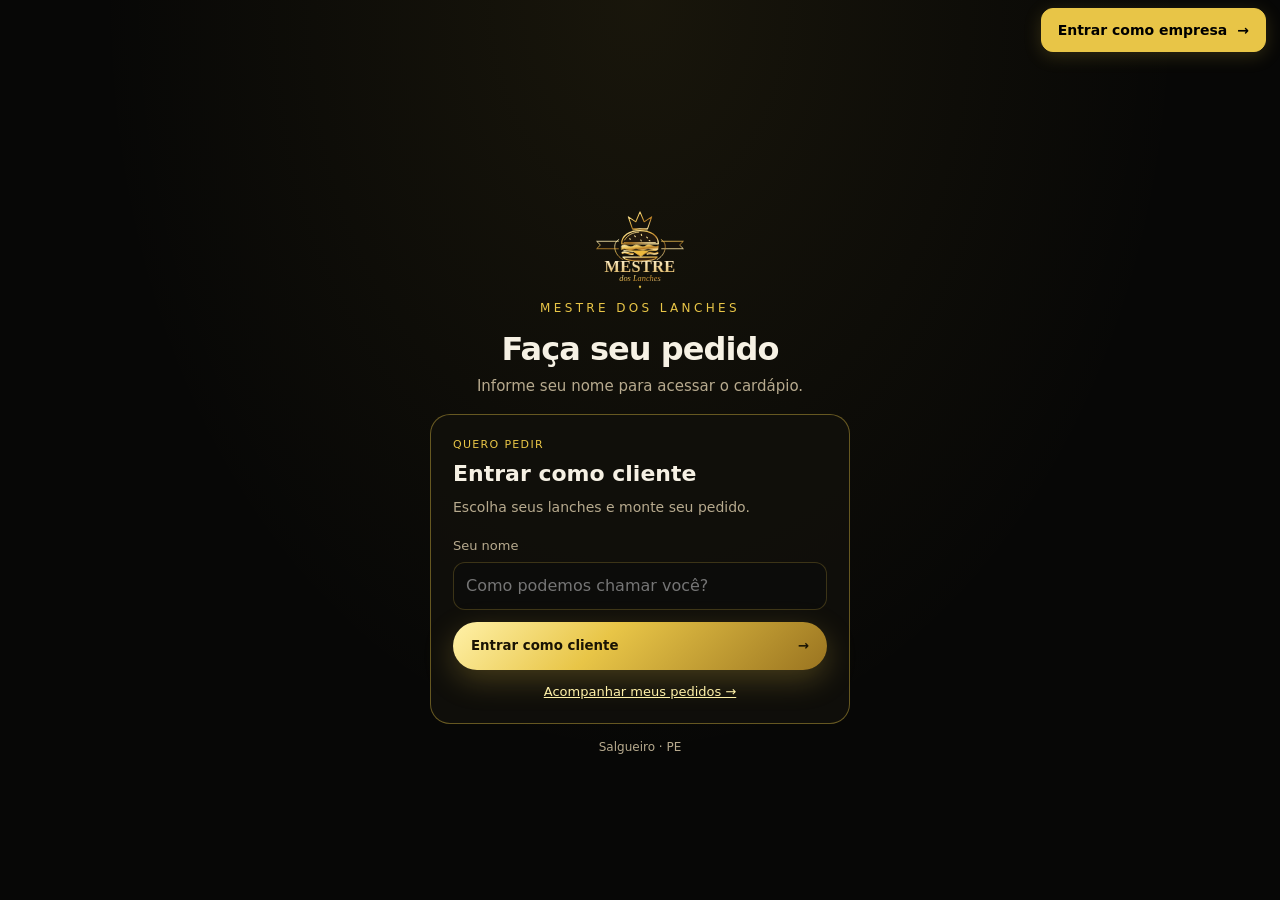
<file: index.html>
<!doctype html>
<html lang="pt-BR">
<head>
  <meta charset="UTF-8">
  <meta name="viewport" content="width=device-width, initial-scale=1, viewport-fit=cover">
  <meta name="description" content="Entre como cliente para fazer seu pedido ou como empresa para acessar o painel do Mestre dos Lanches.">
  <title>Bem-vindo · Mestre dos Lanches</title>
  <link rel="icon" href="assets/logo.svg">
  <link rel="stylesheet" href="css/styles.css">
  <link rel="stylesheet" href="css/responsivo.css">
  <link rel="stylesheet" href="css/entrada.css">
</head>
<body class="entry-page">
  <nav class="entry-company-access" aria-label="Acesso da empresa"><a href="painel.html">Entrar como empresa <span aria-hidden="true">&rarr;</span></a></nav>
  <main class="entry-shell">
    <header class="entry-heading">
      <a href="pedidos.html" aria-label="Ir para o cardápio"><img src="assets/logo.svg" width="160" height="140" alt="Mestre dos Lanches"></a>
      <p class="kicker">Mestre dos Lanches</p>
      <h1>Faça seu pedido</h1>
      <p>Informe seu nome para acessar o cardápio.</p>
    </header>
    <div class="entry-options">
      <section class="entry-card" id="cliente" aria-labelledby="client-title">
        <span class="entry-icon" aria-hidden="true"><svg viewBox="0 0 32 32" fill="none" stroke="currentColor" stroke-width="1.6"><circle cx="16" cy="10" r="5"/><path d="M6 28v-4a10 10 0 0 1 20 0v4"/></svg></span>
        <p class="entry-label">Quero pedir</p>
        <h2 id="client-title">Entrar como cliente</h2>
        <p>Escolha seus lanches e monte seu pedido.</p>
        <form id="client-entry-form">
          <label class="field" for="entry-name">Seu nome
            <input id="entry-name" name="nome" type="text" autocomplete="name" minlength="2" maxlength="80" required placeholder="Como podemos chamar você?">
          </label>
          <button type="submit" class="btn btn-gold">Entrar como cliente <span aria-hidden="true">→</span></button>
          <p id="entry-error" class="entry-error" role="alert"></p><a class="entry-orders-link" href="acompanhar.html">Acompanhar meus pedidos &rarr;</a>
        </form>
      </section>
    </div>
    <footer class="entry-footer">Salgueiro · PE</footer>
  </main>
  <script src="js/entrada.js"></script>
</body>
</html>
</file>
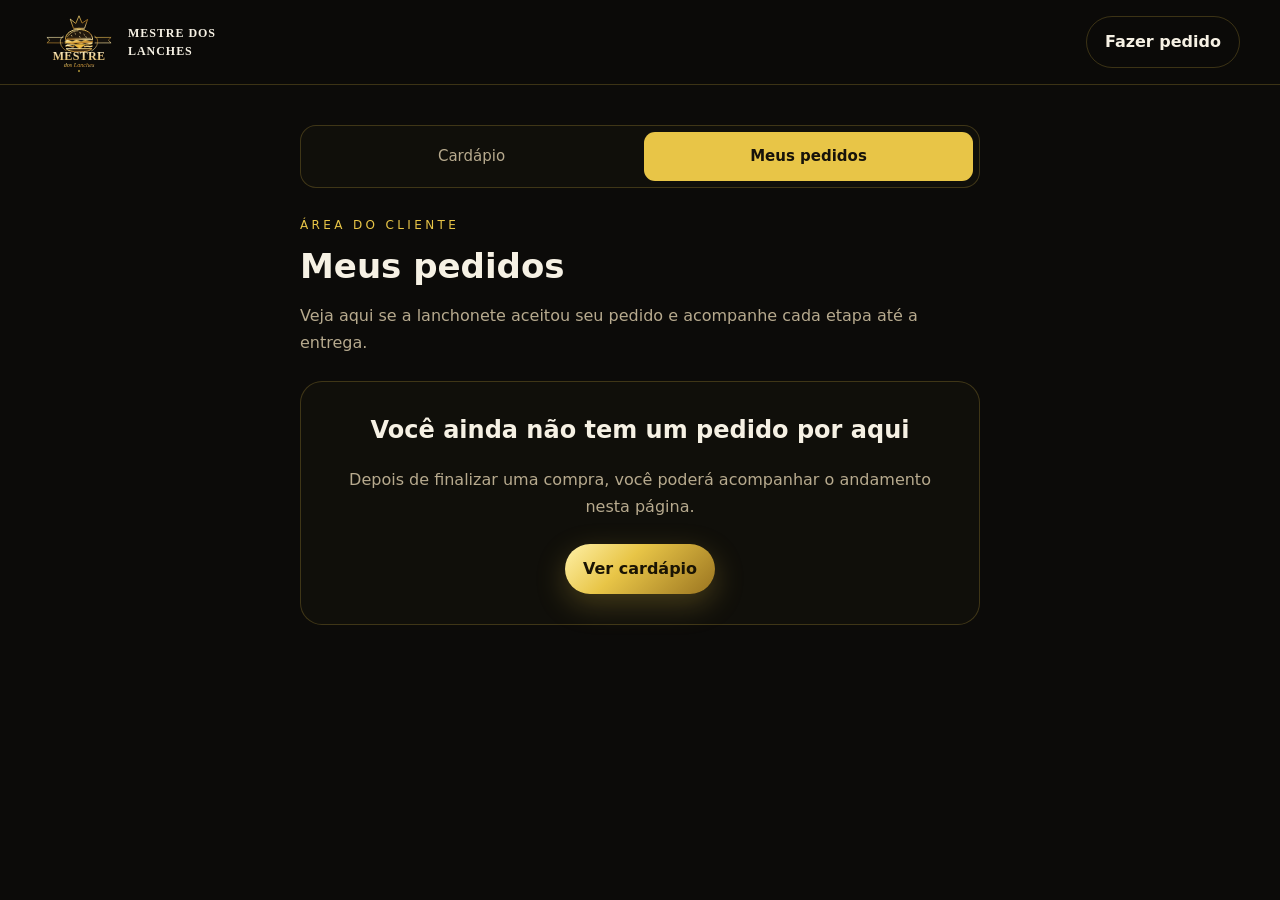
<file: acompanhar.html>
<!doctype html>
<html lang="pt-BR">
<head>
  <meta charset="utf-8"><meta name="viewport" content="width=device-width, initial-scale=1, viewport-fit=cover"><meta name="robots" content="noindex,nofollow">
  <title>Meus pedidos · Mestre dos Lanches</title>
  <link rel="icon" href="assets/logo.svg"><link rel="stylesheet" href="css/styles.css"><link rel="stylesheet" href="css/pedidos.css"><link rel="stylesheet" href="css/acompanhar.css">
<link rel="stylesheet" href="css/responsivo.css">
</head>
<body class="orders-page">
  <header class="topbar"><a class="brand" href="pedidos.html"><img src="assets/logo.svg" alt="Mestre dos Lanches" width="78" height="64"><strong>MESTRE DOS LANCHES</strong></a><a class="btn btn-ghost" href="pedidos.html">Fazer pedido</a></header>
  <main class="tracking-shell">
<nav class="client-tabs" aria-label="Área do cliente"><a href="pedidos.html">Card&aacute;pio</a><a href="acompanhar.html" aria-current="page">Meus pedidos</a></nav>
    <p class="kicker">Área do cliente</p><h1 id="tracking-title">Meus pedidos</h1>
    <p class="tracking-intro">Veja aqui se a lanchonete aceitou seu pedido e acompanhe cada etapa at&eacute; a entrega.</p><section id="customer-orders-section" hidden aria-label="Seus pedidos"><h2>Pedidos realizados</h2><div class="order-history-tabs" role="group" aria-label="Filtrar pedidos"><button type="button" id="show-my-orders" class="tab active" aria-pressed="true">Pedidos</button><button type="button" id="show-cancelled-orders" class="tab" aria-pressed="false">Cancelados</button></div><p id="customer-order-empty" class="menu-note" hidden>Nenhum pedido nesta aba.</p><div id="customer-order-list" class="customer-order-list"></div></section><div id="tracking-picker" class="panel tracking-picker" hidden><label class="field" for="tracking-select">Qual pedido você quer acompanhar?<select id="tracking-select"></select></label><p class="menu-note">Seus pedidos ficam salvos neste navegador.</p></div>
    <p id="tracking-message" role="status" aria-live="polite">Buscando seu pedido…</p>
    <div id="tracking-empty" class="panel tracking-empty" hidden><h2>Você ainda não tem um pedido por aqui</h2><p>Depois de finalizar uma compra, você poderá acompanhar o andamento nesta página.</p><a class="btn btn-gold" href="pedidos.html">Ver cardápio</a></div>
    <section id="tracking-content" hidden>
      <div class="tracking-status panel"><span class="review-eyebrow" id="tracking-code"></span><h2 id="tracking-status" aria-live="polite"></h2><p id="tracking-description"></p><p class="menu-note" id="tracking-updated"></p><button id="tracking-refresh" class="btn btn-ghost" type="button">Atualizar pedido</button></div>
      <ol id="tracking-steps" class="tracking-steps" aria-label="Andamento do pedido"></ol>
      <section class="panel"><h2>O que você pediu</h2><ul id="tracking-items" class="tracking-items"></ul><dl class="cart-summary"><div><dt>Produtos</dt><dd id="tracking-subtotal"></dd></div><div><dt>Entrega</dt><dd id="tracking-fee"></dd></div><div><dt>Total</dt><dd id="tracking-total"></dd></div></dl><p class="menu-note" id="tracking-fulfillment"></p><p class="menu-note" id="tracking-payment"></p><p class="menu-note">A forma escolhida não confirma o pagamento. Combine o Pix diretamente com a lanchonete.</p></section>
      <section class="tracking-events"><h2>Atualizações do pedido</h2><ol id="tracking-history" class="tracking-history"></ol></section>
      <div class="actions tracking-actions"><a class="btn btn-gold" href="tel:+5587988592007">Falar com a lanchonete</a></div><p class="menu-note">As mudanças feitas pela lanchonete aparecem automaticamente a cada 5 segundos.</p>
    </section>
  </main>
  <script src="js/api.js"></script><script src="js/historico-pedidos.js"></script><script src="js/acompanhar.js"></script>
</body>
</html>
</file>
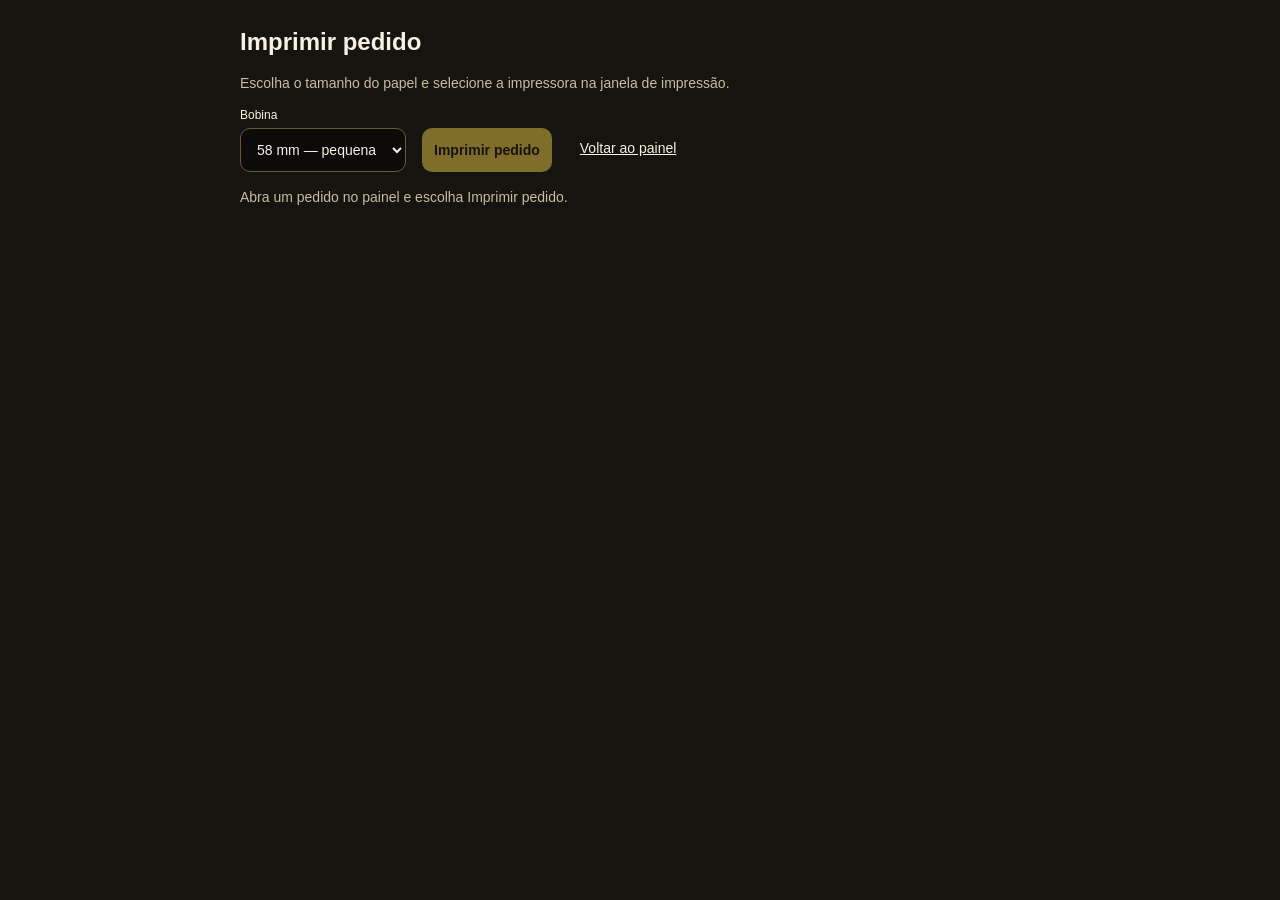
<file: imprimir.html>
<!doctype html>
<html lang="pt-BR">
<head>
  <meta charset="UTF-8">
  <meta name="viewport" content="width=device-width,initial-scale=1">
  <meta name="robots" content="noindex,nofollow">
  <title>Imprimir pedido · Mestre dos Lanches</title>
  <link rel="icon" href="assets/logo.svg">
  <link rel="stylesheet" href="css/imprimir.css">
</head>
<body data-paper="58">
  <header class="print-controls">
    <div><h1>Imprimir pedido</h1><p>Escolha o tamanho do papel e selecione a impressora na janela de impressão.</p></div>
    <div class="print-options"><label for="paper-width">Bobina<select id="paper-width"><option value="58" selected>58 mm — pequena</option><option value="80">80 mm</option></select></label><button id="print-order" type="button" disabled>Imprimir pedido</button><a href="painel.html">Voltar ao painel</a></div>
    <p id="print-message" role="status">Carregando o pedido…</p>
  </header>
  <main id="receipt" class="receipt" hidden>
    <header class="receipt-heading"><h2>MESTRE DOS LANCHES</h2><p>Salgueiro - PE</p><p>(87) 98859-2007</p><strong id="receipt-code"></strong><p id="receipt-date"></p><strong id="receipt-status"></strong></header>
    <section class="receipt-customer"><h3>CLIENTE</h3><p id="receipt-name"></p><p id="receipt-phone"></p><h3 id="receipt-fulfillment"></h3><p id="receipt-address"></p></section>
    <section class="receipt-products"><h3>ITENS DO PEDIDO</h3><div id="receipt-items"></div></section>
    <section class="receipt-notes" id="receipt-notes-section" hidden><h3>OBSERVAÇÕES</h3><p id="receipt-notes"></p></section>
    <section class="receipt-totals"><div><span>Produtos</span><span id="receipt-subtotal"></span></div><div><span>Entrega</span><span id="receipt-delivery"></span></div><div class="receipt-total"><strong>TOTAL</strong><strong id="receipt-total"></strong></div></section>
    <footer class="receipt-footer"><p>Pagamento: <strong id="receipt-payment"></strong></p><p id="receipt-change"></p><p>Obrigado pelo seu pedido!</p></footer>
  </main>
  <script src="js/api.js"></script><script src="js/imprimir.js"></script>
</body>
</html>
</file>
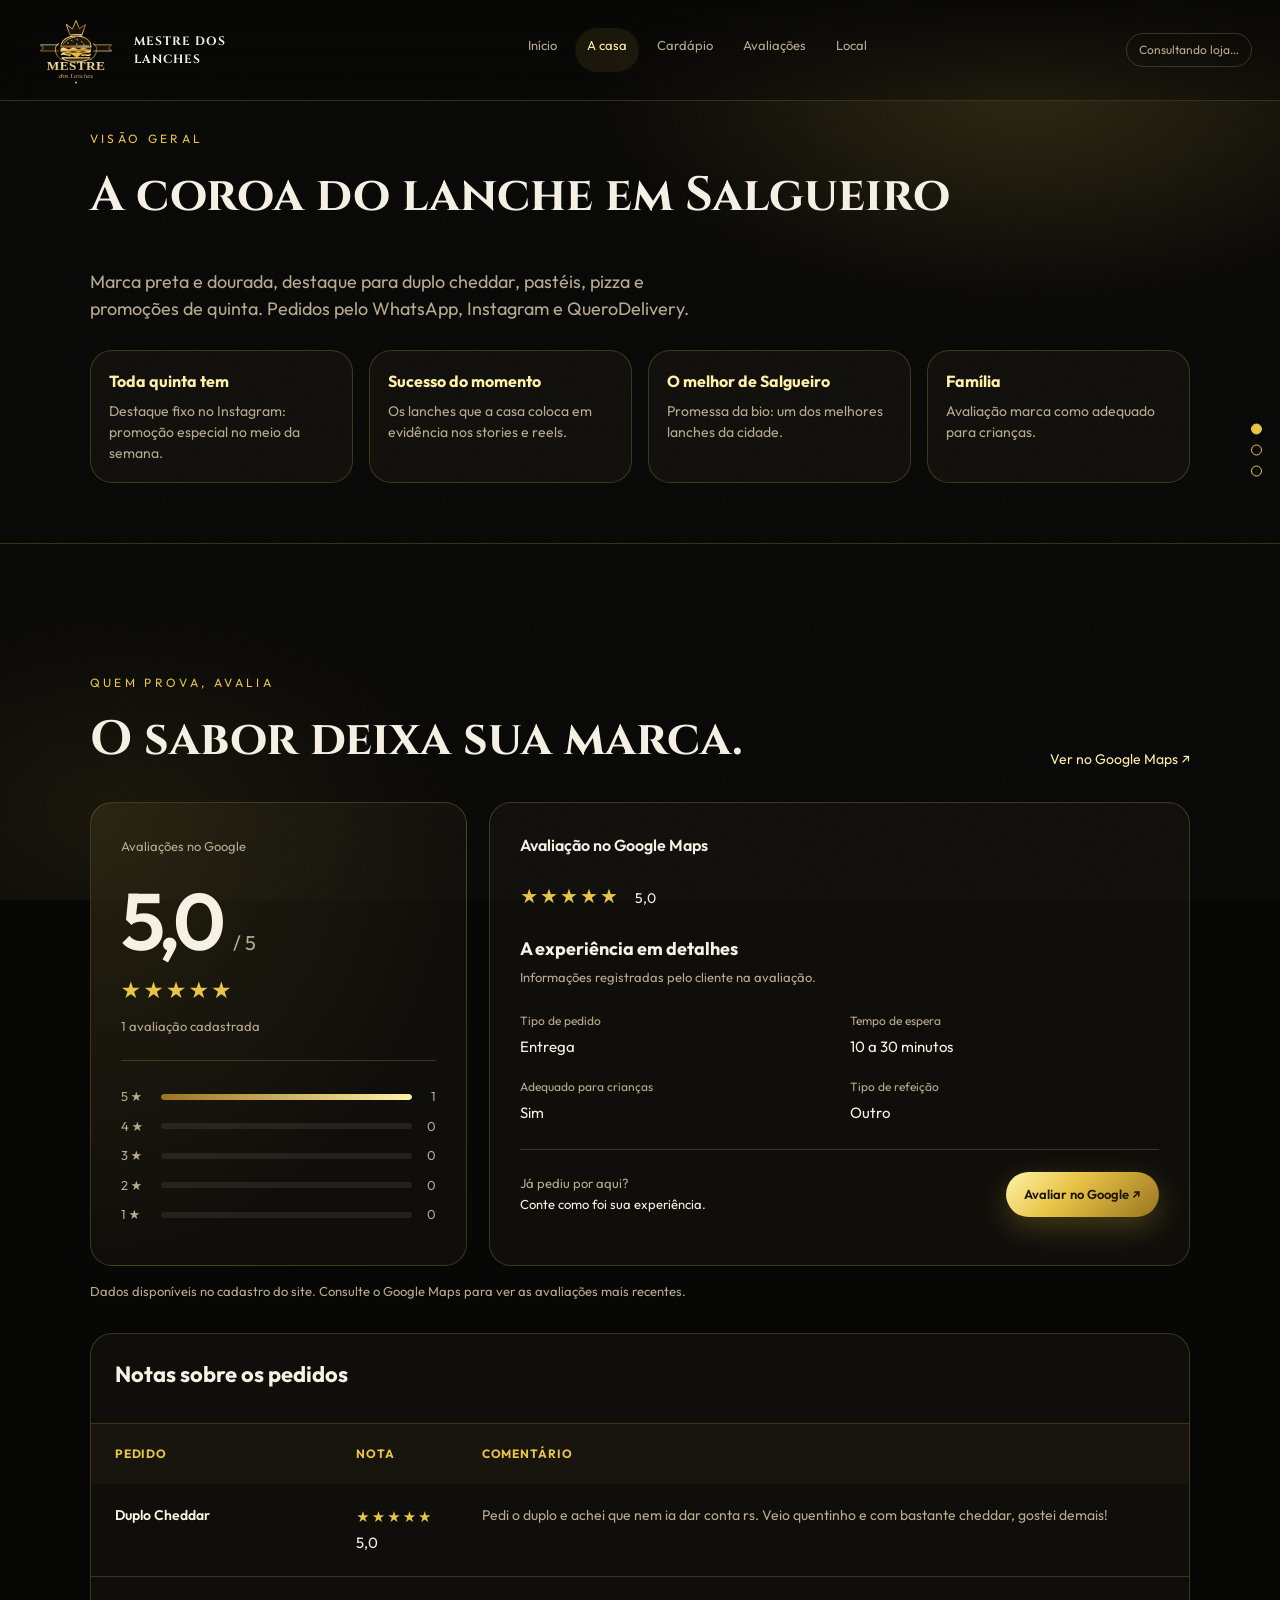
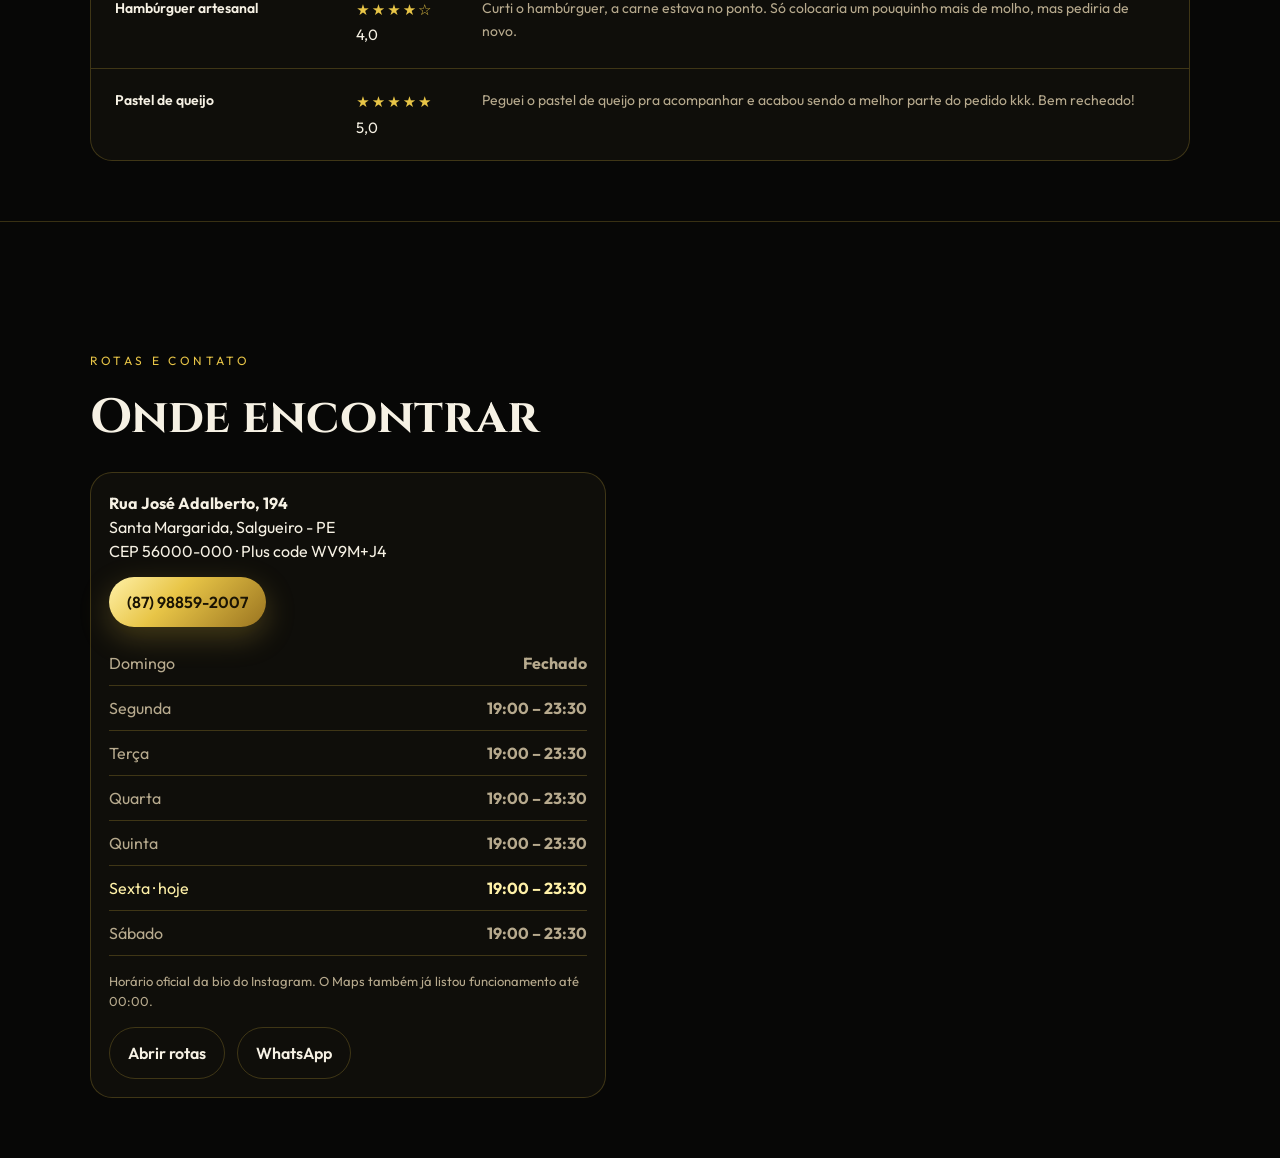
<file: informacoes.html>
<!DOCTYPE html>
<html lang="pt-BR">
<head>
  <meta charset="UTF-8" />
  <meta name="viewport" content="width=device-width, initial-scale=1, viewport-fit=cover" />
  <title>Mestre dos Lanches · Salgueiro-PE</title>
  <meta name="description" content="Hamburgueria em Santa Margarida, Salgueiro-PE. Lanches, pastéis e pizza. Avaliação 5,0." />
  <link rel="icon" href="assets/logo.svg" />
  <link rel="preconnect" href="https://fonts.googleapis.com" />
  <link rel="preconnect" href="https://fonts.gstatic.com" crossorigin />
  <link href="https://fonts.googleapis.com/css2?family=Cinzel:wght@600;700&family=Outfit:wght@300;400;600;700&display=swap" rel="stylesheet" />
  <link rel="stylesheet" href="css/styles.css" />
<link rel="stylesheet" href="css/responsivo.css">
</head>
<body class="information-page">
  <a class="skip" href="#casa">Pular para o conteúdo</a>
  <div class="grain"></div>
  <div class="glow"></div>
  <div class="progress" id="progress"></div>


  <header class="topbar">
    <a class="brand" href="pedidos.html">
      <img src="assets/logo.svg" width="112" height="98" alt="Mestre dos Lanches" />
      <strong>MESTRE DOS LANCHES</strong>
    </a>
    <nav class="nav" aria-label="Seções">
      <a href="#inicio" class="active">Início</a>
      <a href="#casa">A casa</a>
      <a href="#cardapio">Cardápio</a>
      <a href="#avaliacoes">Avaliações</a>
      <a href="#local">Local</a>
    </nav>
    <span class="status-chip" data-status>Horário</span>
  </header>

  <nav class="dots" id="dots" aria-label="Navegação da apresentação"></nav>


  <main>

    <section class="slide" id="casa" data-title="A casa">
      <p class="kicker">Visão geral</p>
      <h2>A coroa do lanche em Salgueiro</h2>
      <p class="lead">Marca preta e dourada, destaque para duplo cheddar, pastéis, pizza e promoções de quinta. Pedidos pelo WhatsApp, Instagram e QueroDelivery.</p>
      <div class="cards">
        <article class="card">
          <h3>Toda quinta tem</h3>
          <p>Destaque fixo no Instagram: promoção especial no meio da semana.</p>
        </article>
        <article class="card">
          <h3>Sucesso do momento</h3>
          <p>Os lanches que a casa coloca em evidência nos stories e reels.</p>
        </article>
        <article class="card">
          <h3>O melhor de Salgueiro</h3>
          <p>Promessa da bio: um dos melhores lanches da cidade.</p>
        </article>
        <article class="card">
          <h3>Família</h3>
          <p>Avaliação marca como adequado para crianças.</p>
        </article>
      </div>
    </section>


    <section class="slide" id="avaliacoes" data-title="Avaliações">
      <div class="reviews-heading">
        <div><p class="kicker">Quem prova, avalia</p><h2>O sabor deixa sua marca.</h2></div>
        <a class="review-source" href="https://www.google.com/maps/search/?api=1&query=Mestre%20dos%20Lanches%20Santa%20Margarida%20Salgueiro%20PE" target="_blank" rel="noopener">Ver no Google Maps <span aria-hidden="true">&nearr;</span></a>
      </div>
      <div class="review">
        <aside class="panel rating-panel" aria-label="Resumo: nota 5 de 5, baseada em 1 avalia&ccedil;&atilde;o cadastrada">
          <span class="review-eyebrow">Avalia&ccedil;&otilde;es no Google</span>
          <div class="rating-number">5,0<span>/ 5</span></div>
          <p class="stars" aria-label="5 estrelas">&#9733;&#9733;&#9733;&#9733;&#9733;</p>
          <p class="rating-count">1 avalia&ccedil;&atilde;o cadastrada</p>
          <div class="rating-distribution" aria-label="Distribui&ccedil;&atilde;o: uma avalia&ccedil;&atilde;o com 5 estrelas">
            <div class="meter"><span>5 <span aria-hidden="true">&#9733;</span></span><div class="bar"><i></i></div><span>1</span></div>
            <div class="meter"><span>4 <span aria-hidden="true">&#9733;</span></span><div class="bar"><i style="width:0"></i></div><span>0</span></div>
            <div class="meter"><span>3 <span aria-hidden="true">&#9733;</span></span><div class="bar"><i style="width:0"></i></div><span>0</span></div>
            <div class="meter"><span>2 <span aria-hidden="true">&#9733;</span></span><div class="bar"><i style="width:0"></i></div><span>0</span></div>
            <div class="meter"><span>1 <span aria-hidden="true">&#9733;</span></span><div class="bar"><i style="width:0"></i></div><span>0</span></div>
          </div>
        </aside>
        <article class="panel customer-review">
          <div class="review-author"><h3>Avalia&ccedil;&atilde;o no Google Maps</h3></div>
          <p class="stars review-stars" aria-label="Nota: 5 de 5 estrelas">&#9733;&#9733;&#9733;&#9733;&#9733; <span>5,0</span></p>
          <h3 class="review-detail-heading">A experi&ecirc;ncia em detalhes</h3>
          <p class="review-description">Informa&ccedil;&otilde;es registradas pelo cliente na avalia&ccedil;&atilde;o.</p>
          <dl class="review-details">
            <div><dt>Tipo de pedido</dt><dd>Entrega</dd></div>
            <div><dt>Tempo de espera</dt><dd>10 a 30 minutos</dd></div>
            <div><dt>Adequado para crian&ccedil;as</dt><dd>Sim</dd></div>
            <div><dt>Tipo de refei&ccedil;&atilde;o</dt><dd>Outro</dd></div>
          </dl>
          <div class="review-footer"><p>J&aacute; pediu por aqui?<br /><strong>Conte como foi sua experi&ecirc;ncia.</strong></p><a class="btn btn-gold" href="https://www.google.com/maps/search/?api=1&query=Mestre%20dos%20Lanches%20Santa%20Margarida%20Salgueiro%20PE" target="_blank" rel="noopener">Avaliar no Google &nearr;</a></div>
        </article>
      </div>
      <p class="menu-note">Dados dispon&iacute;veis no cadastro do site. Consulte o Google Maps para ver as avalia&ccedil;&otilde;es mais recentes.</p>
      <div class="order-reviews-table-wrap"><table class="order-reviews-table"><caption><strong>Notas sobre os pedidos</strong></caption><thead><tr><th scope="col">Pedido</th><th scope="col">Nota</th><th scope="col">Coment&aacute;rio</th></tr></thead><tbody><tr><th scope="row">Duplo Cheddar</th><td><span class="stars" aria-label="Nota: 5,0 de 5">&#9733;&#9733;&#9733;&#9733;&#9733; <span>5,0</span></span></td><td>Pedi o duplo e achei que nem ia dar conta rs. Veio quentinho e com bastante cheddar, gostei demais!</td></tr><tr><th scope="row">Hamb&uacute;rguer artesanal</th><td><span class="stars" aria-label="Nota: 4,0 de 5">&#9733;&#9733;&#9733;&#9733;&#9734; <span>4,0</span></span></td><td>Curti o hamb&uacute;rguer, a carne estava no ponto. S&oacute; colocaria um pouquinho mais de molho, mas pediria de novo.</td></tr><tr><th scope="row">Pastel de queijo</th><td><span class="stars" aria-label="Nota: 5,0 de 5">&#9733;&#9733;&#9733;&#9733;&#9733; <span>5,0</span></span></td><td>Peguei o pastel de queijo pra acompanhar e acabou sendo a melhor parte do pedido kkk. Bem recheado!</td></tr></tbody></table></div>
    </section>

    <section class="slide" id="local" data-title="Local">
      <p class="kicker">Rotas e contato</p>
      <h2>Onde encontrar</h2>
      <div class="info-grid">
        <div class="panel">
          <p><strong>Rua José Adalberto, 194</strong><br />Santa Margarida, Salgueiro - PE<br />CEP 56000-000 · Plus code WV9M+J4</p>
          <p style="margin:14px 0"><a class="btn btn-gold" href="tel:+5587988592007">(87) 98859-2007</a></p>
          <ul class="hours" id="hours"></ul>
          <p class="menu-note">Horário oficial da bio do Instagram. O Maps também já listou funcionamento até 00:00.</p>
          <div class="actions" style="margin-top:16px">
            <a class="btn btn-ghost" href="https://www.google.com/maps/search/?api=1&query=WV9M%2BJ4%20Santa%20Margarida%2C%20Salgueiro%20-%20PE" target="_blank" rel="noopener">Abrir rotas</a>
            <a class="btn btn-ghost" href="https://wa.me/5587988592007" target="_blank" rel="noopener">WhatsApp</a>
          </div>
        </div>
        <iframe class="map" title="Mapa Mestre dos Lanches" src="https://maps.google.com/maps?q=Rua%20Jos%C3%A9%20Adalberto%2C%20194%20Santa%20Margarida%20Salgueiro%20PE&z=16&output=embed" loading="lazy"></iframe>
      </div>
    </section>
  </main>

<script src="js/data.js"></script>
  <script src="js/loja.js"></script>
  <script src="js/app.js"></script>
</body>
</html>
</file>
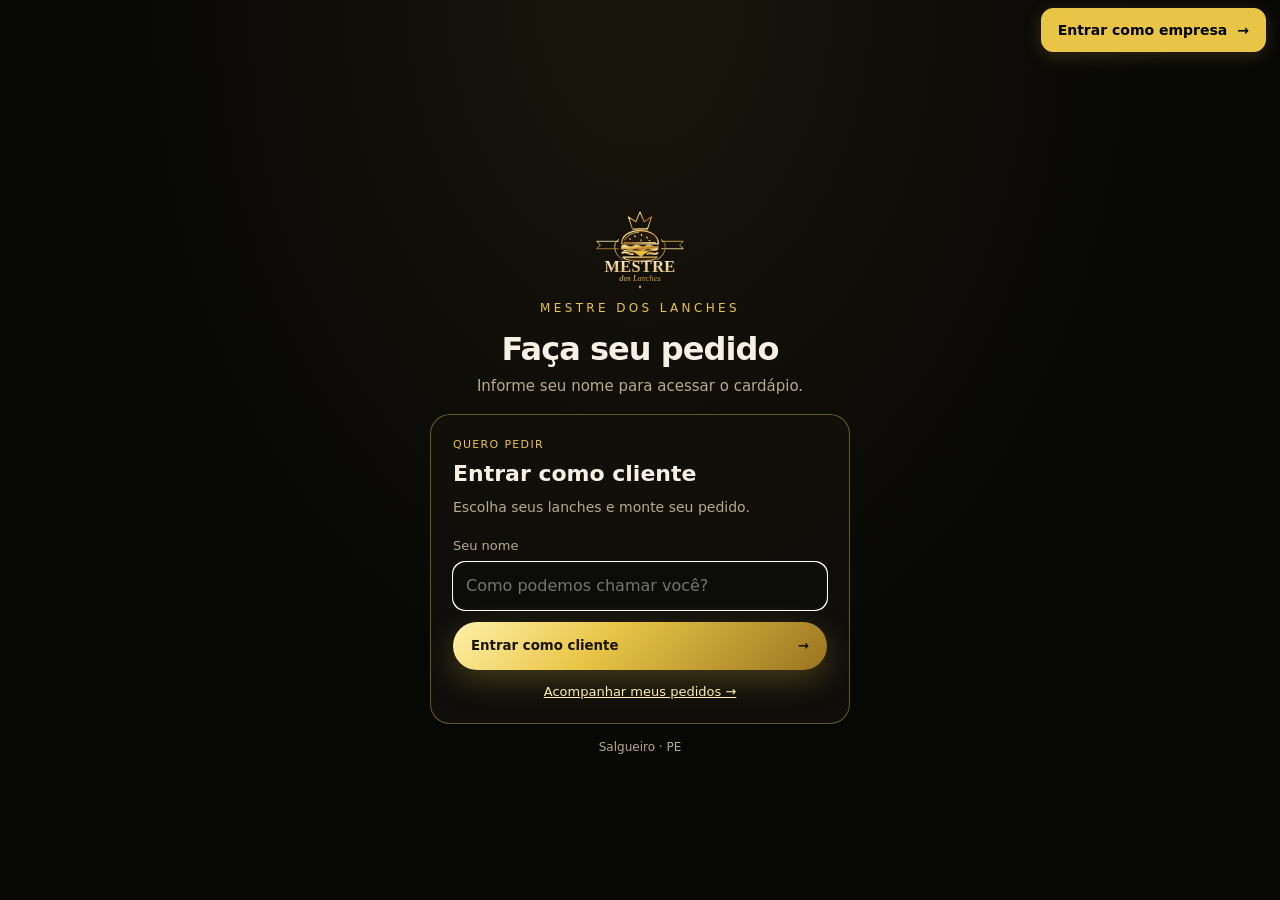
<file: pedidos.html>
<!DOCTYPE html>
<html lang="pt-BR">
<head>
  <meta charset="UTF-8" />
  <meta name="viewport" content="width=device-width, initial-scale=1, viewport-fit=cover" />
  <title>Mestre dos Lanches · Salgueiro-PE</title>
  <meta name="description" content="Hamburgueria em Santa Margarida, Salgueiro-PE. Lanches, pastéis e pizza. Avaliação 5,0." />
  <link rel="icon" href="assets/logo.svg" />
  <link rel="preconnect" href="https://fonts.googleapis.com" />
  <link rel="preconnect" href="https://fonts.gstatic.com" crossorigin />
  <link href="https://fonts.googleapis.com/css2?family=Cinzel:wght@600;700&family=Outfit:wght@300;400;600;700&display=swap" rel="stylesheet" />
  <link rel="stylesheet" href="css/styles.css" />
  <link rel="stylesheet" href="css/pedidos.css" />
<link rel="stylesheet" href="css/responsivo.css">
</head>
<body class="orders-page">
<a class="skip" href="#catalog">Pular para o card&aacute;pio</a>
<header class="topbar"><a class="brand" href="pedidos.html" aria-label="Mestre dos Lanches, pedidos"><img src="assets/logo.svg" width="78" height="64" alt="Mestre dos Lanches" /><strong>MESTRE DOS LANCHES</strong></a><div class="customer-access"><div><span id="customer-greeting"></span><span class="customer-links"><a href="acompanhar.html">Meus pedidos</a><a href="index.html#cliente">Alterar nome</a></span></div><a class="btn btn-ghost header-cart" href="#cart">Ver sacola</a></div></header>
<main class="shop-shell">
<nav class="client-tabs" aria-label="Área do cliente"><a href="pedidos.html" aria-current="page">Card&aacute;pio</a><a href="acompanhar.html">Meus pedidos</a></nav>
<section class="order-heading" aria-labelledby="shop-title">
  <div><p class="kicker">Mestre dos Lanches</p><h1 id="shop-title">Card&aacute;pio</h1><p class="lead">Escolha seus itens e monte seu pedido.</p></div>
  <div class="shop-meta"><span id="delivery-badge">Entrega gr&aacute;tis</span><span id="shop-minimum">Pedido m&iacute;nimo: R$ 30,00</span><span data-status>Consultando loja&hellip;</span></div>
</section>
<p id="store-message" class="store-message" role="status"></p><div class="shop-layout"><section aria-label="Card&aacute;pio"><div class="catalog-toolbar"><label class="search-field" for="product-search">O que voc&ecirc; vai pedir?<input id="product-search" type="search" placeholder="Buscar no card&aacute;pio" autocomplete="off" /></label><div class="category-filters" id="category-filters" role="group" aria-label="Categorias"><button type="button" class="tab active" data-category="todos" aria-pressed="true">Tudo</button></div><span id="search-count" class="sr-only" role="status"></span></div><p class="photos-note">Imagens ilustrativas. Confira os ingredientes na descri&ccedil;&atilde;o de cada item.</p><div id="catalog"></div></section>
<aside class="cart-panel" id="cart" aria-labelledby="cart-heading"><h2 id="cart-heading">Sua sacola</h2><p id="cart-count" class="menu-note">0 itens</p><div id="cart-items"></div><dl class="cart-summary"><div><dt>Subtotal</dt><dd id="cart-subtotal">R$ 0,00</dd></div><div><dt>Entrega</dt><dd id="cart-delivery">A confirmar</dd></div></dl><p id="cart-minimum" class="cart-footnote"></p><button type="button" id="review-order" class="btn btn-gold" disabled>Revisar pedido &rarr;</button><p class="cart-footnote">Confira os valores e os dados de entrega antes de enviar seu pedido.</p></aside></div></main>
<button type="button" id="mobile-cart" class="btn btn-gold mobile-cart" hidden><span>Ver sacola</span><span id="mobile-cart-count">0 itens</span></button><div id="order-feedback" class="order-feedback" role="status" aria-live="polite"></div>
<dialog class="modal" id="checkout-modal" aria-labelledby="checkout-title"><form class="modal-card checkout-card" id="checkout-form"><div class="checkout-heading"><h2 id="checkout-title">Revise seu pedido</h2><button type="button" class="checkout-dismiss" id="checkout-dismiss" aria-label="Fechar revisão do pedido">&times;</button></div><p id="checkout-summary"></p><fieldset><legend>Como deseja receber?</legend><div class="delivery-options"><label><input type="radio" name="fulfillment" value="entrega" checked /> Entrega</label><label><input type="radio" name="fulfillment" value="retirada" /> Retirada</label></div></fieldset><label class="field">Seu nome<input name="customer" id="customer-name" autocomplete="name" required maxlength="80" /></label><label class="field">WhatsApp<input name="phone" id="customer-phone" type="tel" autocomplete="tel" inputmode="tel" required maxlength="25" /></label><fieldset id="address-field" class="address-fieldset"><legend>Endere&ccedil;o de entrega</legend><label class="field">CEP de Salgueiro - PE<input id="delivery-cep" name="cep" autocomplete="postal-code" value="56000-000" readonly aria-describedby="address-message"></label><p id="address-message" class="menu-note" role="status"></p><label class="field">Rua<input name="street" id="delivery-address" autocomplete="address-line1" required minlength="3" maxlength="120"></label><div class="address-columns"><label class="field">N&uacute;mero ou S/N<input id="delivery-number" name="number" required maxlength="12" autocomplete="off"></label><label class="field">Bairro<input id="delivery-neighborhood" name="neighborhood" autocomplete="address-level3" required minlength="3" maxlength="80"></label></div><label class="field">Complemento ou refer&ecirc;ncia (opcional)<input id="delivery-complement" name="complement" autocomplete="address-line2" maxlength="100"></label><p class="menu-note">Entrega em Salgueiro - PE. Informe os dados completos para a lanchonete conferir o local.</p></fieldset><fieldset class="payment-fieldset"><legend>Como deseja pagar?</legend><div class="payment-options"><label class="payment-option"><input type="radio" name="payment-method" value="pix" required checked><span><strong>Pix</strong><small data-payment-timing>No ato da entrega</small></span></label><label class="payment-option"><input type="radio" name="payment-method" value="cartao" required><span><strong>Cart&atilde;o</strong><small data-payment-timing>No ato da entrega</small></span></label><label class="payment-option"><input type="radio" name="payment-method" value="dinheiro" required><span><strong>Dinheiro</strong><small data-payment-timing>No ato da entrega</small></span></label></div></fieldset><fieldset id="cash-change-fields" hidden disabled><legend>Troco para dinheiro</legend><label class="field">Precisa de troco?<select id="needs-change" required><option value="">Selecione</option><option value="nao">Não preciso de troco</option><option value="sim">Sim, preciso de troco</option></select></label><label class="field" id="change-for-field" hidden>Troco para quanto? (R$)<input id="change-for" type="number" min="0.01" max="10000" step="0.01" inputmode="decimal"></label></fieldset><label class="field">Observa&ccedil;&otilde;es<textarea name="notes" id="order-notes" rows="3" maxlength="1000"></textarea></label><dl class="cart-summary"><div><dt>Produtos</dt><dd id="checkout-products-total"></dd></div><div><dt>Entrega</dt><dd id="checkout-delivery-total"></dd></div><div><dt>Total do pedido</dt><dd id="checkout-total"></dd></div></dl><p id="checkout-price-message" class="order-notice" role="status" hidden></p><p class="menu-note">A forma de pagamento escolhida ser&aacute; enviada &agrave; lanchonete. O Pix &eacute; combinado diretamente com a equipe.</p><p id="checkout-error" class="checkout-error" role="alert"></p><div class="actions"><button type="submit" id="checkout-submit" class="btn btn-gold">Enviar pedido para a lanchonete</button><button type="button" class="btn btn-ghost" id="checkout-close">Voltar &agrave; sacola</button></div></form></dialog>
<script src="js/api.js"></script><script src="js/historico-pedidos.js"></script><script src="js/data.js"></script><script src="js/loja.js"></script><script src="js/pedidos.js"></script>
</body></html>
</file>
<file: css/styles.css>
:root {
  --bg: #070706;
  --bg-2: #11110e;
  --panel: rgba(18, 16, 12, 0.82);
  --gold: #e8c547;
  --gold-2: #fff1a8;
  --gold-dim: #9a7420;
  --ink: #f6f1e4;
  --muted: #b7aa8e;
  --line: rgba(232, 197, 71, 0.22);
  --ok: #7dffa3;
  --closed: #ff8b8b;
  --shadow: 0 30px 80px rgba(0, 0, 0, 0.45);
  --radius: 22px;
  --font: "Outfit", system-ui, sans-serif;
  --display: "Cinzel", Georgia, serif;
}

* { box-sizing: border-box; margin: 0; padding: 0; }
html, body { height: 100%; }
html { scroll-snap-type: y proximity; scroll-behavior: smooth; }
body {
  font-family: var(--font);
  background: var(--bg);
  color: var(--ink);
  overflow-x: hidden;
}

img { max-width: 100%; display: block; }
button, a { font-family: inherit; }
.skip {
  position: absolute; left: -999px;
}
.skip:focus { left: 12px; top: 12px; background: var(--gold); color: #111; padding: 8px 12px; z-index: 80; }

.grain, .glow {
  pointer-events: none;
  position: fixed;
  inset: 0;
}
.grain {
  z-index: 2;
  opacity: 0.07;
  background-image: url("data:image/svg+xml,%3Csvg xmlns='http://www.w3.org/2000/svg' width='140' height='140'%3E%3Cfilter id='n'%3E%3CfeTurbulence type='fractalNoise' baseFrequency='.8' numOctaves='3'/%3E%3C/filter%3E%3Crect width='140' height='140' filter='url(%23n)' opacity='.55'/%3E%3C/svg%3E");
}
.glow {
  z-index: 0;
  background:
    radial-gradient(800px 400px at 80% 10%, rgba(232, 197, 71, 0.16), transparent 55%),
    radial-gradient(700px 420px at 10% 90%, rgba(232, 197, 71, 0.08), transparent 50%);
}

.topbar {
  position: fixed;
  top: 0; left: 0; right: 0;
  z-index: 20;
  display: flex;
  align-items: center;
  justify-content: space-between;
  gap: 16px;
  padding: 14px 28px;
  backdrop-filter: blur(16px);
  background: linear-gradient(180deg, rgba(7,7,6,.92), rgba(7,7,6,.35));
  border-bottom: 1px solid var(--line);
}
.brand {
  display: flex; align-items: center; gap: 10px;
  color: inherit; text-decoration: none;
}
.brand img { width: 42px; height: 42px; }
.brand strong { font-family: var(--display); letter-spacing: .08em; font-size: 13px; }
.nav { display: flex; gap: 6px; flex-wrap: wrap; }
.nav a {
  color: var(--muted);
  text-decoration: none;
  font-size: 13px;
  padding: 8px 12px;
  border-radius: 999px;
}
.nav a:hover, .nav a.active { color: var(--gold-2); background: rgba(232,197,71,.08); }
.status-chip {
  border: 1px solid var(--line);
  border-radius: 999px;
  padding: 7px 12px;
  font-size: 12px;
  color: var(--muted);
}
.status-chip.open { color: var(--ok); border-color: rgba(125,255,163,.3); }
.status-chip.closed { color: var(--closed); border-color: rgba(255,139,139,.3); }

.progress {
  position: fixed; top: 0; left: 0; height: 3px; width: 0;
  background: linear-gradient(90deg, var(--gold-2), var(--gold-dim));
  z-index: 30;
}

.slide {
  position: relative;
  z-index: 1;
  min-height: 100vh;
  scroll-snap-align: start;
  padding: 110px 7vw 80px;
  display: grid;
  align-content: center;
}

.kicker {
  color: var(--gold);
  letter-spacing: .28em;
  text-transform: uppercase;
  font-size: 12px;
  margin-bottom: 12px;
}
h1, h2 { font-family: var(--display); font-weight: 700; }
h1 { font-size: clamp(42px, 8vw, 92px); line-height: .95; }
h2 { font-size: clamp(28px, 4vw, 48px); margin-bottom: 18px; }
.lead { max-width: 640px; color: var(--muted); font-size: 18px; margin: 18px 0 28px; }

.hero-grid {
  display: grid;
  grid-template-columns: 1.1fr .9fr;
  gap: 48px;
  align-items: center;
}
.hero-card {
  background: var(--panel);
  border: 1px solid var(--line);
  border-radius: 28px;
  padding: 22px;
  box-shadow: var(--shadow);
}
.hero-visual {
  height: 430px;
  border-radius: 22px;
  background:
    linear-gradient(180deg, transparent, rgba(0,0,0,.55)),
    url("https://images.unsplash.com/photo-1568901346375-23c9450c58cd?auto=format&fit=crop&w=1200&q=80") center/cover;
  position: relative;
  overflow: hidden;
}
.badge {
  position: absolute;
  left: 16px; bottom: 16px;
  background: rgba(0,0,0,.7);
  border: 1px solid var(--line);
  padding: 10px 14px;
  border-radius: 14px;
}
.badge b { display: block; font-size: 22px; color: var(--gold); }
.stars { color: var(--gold); letter-spacing: 2px; }

.actions { display: flex; gap: 12px; flex-wrap: wrap; }
.btn {
  display: inline-flex; align-items: center; justify-content: center; gap: 8px;
  border: 0; cursor: pointer; text-decoration: none;
  padding: 13px 18px; border-radius: 999px; font-weight: 600;
  transition: transform .2s ease, box-shadow .2s ease;
}
.btn:hover { transform: translateY(-2px); }
.btn-gold {
  background: linear-gradient(135deg, var(--gold-2), var(--gold) 40%, var(--gold-dim));
  color: #1a1404;
  box-shadow: 0 10px 30px rgba(232,197,71,.25);
}
.btn-ghost {
  background: transparent;
  color: var(--ink);
  border: 1px solid var(--line);
}

.stats {
  display: grid;
  grid-template-columns: repeat(3, 1fr);
  gap: 12px;
  margin-top: 18px;
}
.stat {
  border: 1px solid var(--line);
  border-radius: 16px;
  padding: 12px;
  background: rgba(255,255,255,.02);
}
.stat b { display: block; color: var(--gold); font-size: 20px; }
.stat span { color: var(--muted); font-size: 12px; }

.cards, .menu-grid, .info-grid {
  display: grid;
  gap: 16px;
}
.cards { grid-template-columns: repeat(auto-fit, minmax(180px, 1fr)); }
.card, .menu-item, .panel {
  background: var(--panel);
  border: 1px solid var(--line);
  border-radius: var(--radius);
  padding: 18px;
}
.card h3 { font-size: 16px; margin-bottom: 8px; color: var(--gold-2); }
.card p, .menu-item p { color: var(--muted); font-size: 14px; }

.tabs { display: flex; gap: 8px; flex-wrap: wrap; margin-bottom: 18px; }
.tab {
  background: transparent;
  color: var(--muted);
  border: 1px solid var(--line);
  border-radius: 999px;
  padding: 8px 14px;
  cursor: pointer;
}
.tab.active { color: #1a1404; background: var(--gold); border-color: var(--gold); }

.menu-grid { grid-template-columns: repeat(auto-fit, minmax(240px, 1fr)); }
.menu-item { min-height: 150px; }
.menu-item .tag {
  display: inline-block;
  font-size: 11px;
  letter-spacing: .12em;
  text-transform: uppercase;
  color: var(--gold);
  margin-bottom: 8px;
}
.menu-note { color: var(--muted); font-size: 13px; margin-top: 16px; }

.review {
  display: grid;
  grid-template-columns: 1.2fr .8fr;
  gap: 22px;
}
.meter { display: flex; align-items: center; gap: 10px; margin: 8px 0; color: var(--muted); font-size: 13px; }
.bar { flex: 1; height: 8px; background: #222; border-radius: 99px; overflow: hidden; }
.bar i { display: block; height: 100%; background: var(--gold); width: 100%; }
.chips { display: flex; flex-wrap: wrap; gap: 8px; margin-top: 16px; }
.chip {
  border: 1px solid var(--line);
  border-radius: 999px;
  padding: 7px 11px;
  font-size: 13px;
  color: var(--muted);
}

.info-grid { grid-template-columns: 1fr 1.1fr; }
.map {
  width: 100%;
  min-height: 380px;
  border: 0;
  border-radius: var(--radius);
  filter: grayscale(.2) contrast(1.05);
}
.hours li {
  list-style: none;
  display: flex;
  justify-content: space-between;
  padding: 10px 0;
  border-bottom: 1px solid var(--line);
  color: var(--muted);
}
.hours li.today { color: var(--gold-2); }

.dots {
  position: fixed;
  right: 18px;
  top: 50%;
  transform: translateY(-50%);
  z-index: 20;
  display: grid;
  gap: 10px;
}
.dots button {
  width: 11px; height: 11px; border-radius: 50%;
  border: 1px solid var(--gold);
  background: transparent;
  cursor: pointer;
}
.dots button.active { background: var(--gold); }

.modal {
  position: fixed; inset: 0; z-index: 40;
  background: rgba(0,0,0,.72);
  display: none; place-items: center;
  padding: 24px;
}
.modal[open] { display: grid; }
.modal-card {
  width: min(420px, 100%);
  background: #14120c;
  border: 1px solid var(--line);
  border-radius: 24px;
  padding: 24px;
}
.modal-card h3 { margin-bottom: 8px; }
.modal-card p { color: var(--muted); margin-bottom: 16px; }
.field { display: grid; gap: 6px; margin-bottom: 12px; }
.field input, .field textarea, .field select {
  background: #0c0c0a;
  border: 1px solid var(--line);
  color: var(--ink);
  border-radius: 12px;
  padding: 11px 12px;
}

.intro {
  position: fixed; inset: 0; z-index: 50;
  background: #050504;
  display: grid; place-items: center;
  text-align: center;
  transition: opacity .7s ease, visibility .7s ease;
}
.intro.hide { opacity: 0; visibility: hidden; }
.intro img { width: 120px; margin: 0 auto 16px; animation: pulse 1.8s ease-in-out infinite; }
@keyframes pulse {
  50% { transform: scale(1.06); filter: drop-shadow(0 0 18px rgba(232,197,71,.5)); }
}

@media (max-width: 900px) {
  html { scroll-snap-type: none; }
  .hero-grid, .review, .info-grid { grid-template-columns: 1fr; }
  .nav {
    display: flex;
    position: fixed;
    left: 8px; right: 8px; bottom: 10px;
    z-index: 21;
    background: rgba(10,10,8,.92);
    border: 1px solid var(--line);
    border-radius: 999px;
    padding: 6px;
    justify-content: space-between;
  }
  .nav a { font-size: 11px; padding: 8px 7px; }
  .hero-visual { height: 280px; }
  .slide { padding: 96px 20px 88px; }
  .dots { display: none; }
  .topbar .status-chip { display: none; }
}
/* Avaliações */
.reviews-heading { display:flex; align-items:flex-end; justify-content:space-between; gap:24px; margin-bottom:26px; }
.reviews-heading h2 { margin-bottom:0; max-width:670px; }
.review-source { color:var(--gold-2); text-decoration:none; font-size:14px; padding-bottom:6px; white-space:nowrap; }
.review-source:hover { text-decoration:underline; }
.review { grid-template-columns:minmax(240px,.7fr) minmax(0,1.3fr); }
.rating-panel { padding:30px; background:radial-gradient(ellipse at top left,rgba(232,197,71,.10),transparent 70%),var(--panel); }
.review-eyebrow { color:var(--muted); font-size:13px; }
.rating-number { font-size:80px; font-weight:600; line-height:1.2; letter-spacing:-5px; margin-top:16px; }
.rating-number span { font-size:20px; color:var(--muted); letter-spacing:0; margin-left:12px; font-weight:400; }
.rating-panel .stars { font-size:23px; margin:4px 0 9px; }
.rating-count { color:var(--muted); font-size:13px; }
.rating-distribution { margin-top:24px; padding-top:16px; border-top:1px solid var(--line); }
.meter { gap:12px; margin:10px 0; }
.meter > span:first-child { min-width:28px; }
.meter > span:last-child { width:12px; text-align:right; }
.bar { height:6px; background:rgba(255,255,255,.08); }
.bar i { border-radius:99px; background:linear-gradient(90deg,var(--gold-dim),var(--gold-2)); }
.customer-review { padding:30px; }
.review-author { display:flex; gap:13px; align-items:center; }
.review-avatar { width:46px; height:46px; border-radius:50%; display:grid; place-items:center; background:#40341b; color:var(--gold-2); font-size:21px; flex-shrink:0; }
.review-author h3 { font-size:16px; font-weight:600; }
.review-author p { color:var(--muted); font-size:12px; margin-top:5px; }
.review-platform { margin-left:auto; border:1px solid var(--line); border-radius:50%; padding:7px 10px; color:var(--muted); font-weight:700; }
.review-stars { margin:24px 0; font-size:20px; }
.review-stars span { color:var(--ink); font-size:14px; margin-left:9px; letter-spacing:0; }
.review-detail-heading { font-size:18px; }
.review-description { color:var(--muted); font-size:13px; margin-top:6px; }
.review-details { display:grid; grid-template-columns:1fr 1fr; gap:20px; margin:24px 0; }
.review-details dt { color:var(--muted); font-size:12px; margin-bottom:6px; }
.review-details dd { font-size:15px; }
.review-footer { border-top:1px solid var(--line); padding-top:22px; display:flex; align-items:center; justify-content:space-between; gap:20px; }
.review-footer p { color:var(--muted); font-size:13px; line-height:1.6; }
.review-footer strong { color:var(--ink); font-weight:400; }
.review-footer .btn { font-size:13px; white-space:nowrap; }
.brand img { width:62px; height:62px; object-fit:contain; }
.intro img { width:150px; }
a:focus-visible, button:focus-visible { outline:2px solid var(--gold-2); outline-offset:5px; }
@media(max-width:900px) {
  .reviews-heading { align-items:flex-start; flex-direction:column; gap:16px; }
  .review { grid-template-columns:1fr; }
  .brand img { width:50px; height:50px; }
  .brand strong { font-size:11px; }
  .rating-panel,.customer-review { padding:24px; }
}
@media(max-width:420px) {
  .review-footer { flex-direction:column; align-items:flex-start; }
  .review-details { gap:18px 12px; }
  .review-platform { display:none; }
}
@media(prefers-reduced-motion:reduce) {
  html { scroll-behavior:auto; }
  .intro img { animation:none; }
}
/* Marca vetorial com proporcao preservada e notas por pedido. */
.brand img { width:96px; height:72px; object-fit:contain; }
.brand strong { max-width:135px; font-size:12px; line-height:1.5; }
.intro img { width:220px; height:auto; animation:none; }
@media(max-width:900px) {
  .brand img { width:82px; height:60px; }
  .brand strong { font-size:10px; max-width:120px; }
  .intro img { width:190px; }
}
/* Fotos em sequencia */
.burger-carousel { background:#17140e; isolation:isolate; }
.burger-slides,.burger-photo { position:absolute; inset:0; width:100%; height:100%; }
.burger-photo { object-fit:cover; opacity:0; transition:opacity .7s ease; }
.burger-photo.active { opacity:1; }
.burger-carousel::after { content:""; position:absolute; inset:0; background:linear-gradient(180deg,rgba(0,0,0,.2),transparent 35%,rgba(0,0,0,.8)); pointer-events:none; z-index:1; }
.burger-carousel .badge { z-index:2; bottom:70px; }
.photo-caption { position:absolute; top:16px; left:16px; z-index:2; padding:6px 10px; border-radius:99px; background:rgba(0,0,0,.6); color:#fff; font-size:11px; }
.carousel-controls { position:absolute; bottom:14px; left:16px; right:16px; z-index:3; display:flex; align-items:center; gap:12px; }
.carousel-button { width:40px; height:40px; display:grid; place-items:center; border:1px solid var(--line); border-radius:50%; background:rgba(0,0,0,.6); color:var(--gold-2); font-size:26px; cursor:pointer; }
.carousel-button:hover { background:#44351b; }
.carousel-dots { display:flex; gap:3px; }
.carousel-dots button { width:30px; height:40px; padding:0; background:transparent; border:0; cursor:pointer; display:grid; place-items:center; }
.carousel-dots button::after { content:""; width:7px; height:7px; background:rgba(255,255,255,.5); border-radius:99px; transition:width .2s; }
.carousel-dots button.active::after { width:20px; background:var(--gold); }
@media(prefers-reduced-motion:reduce) { .burger-photo,.carousel-dots button::after { transition:none; } }
.order-reviews-table-wrap { margin-top:32px; overflow-x:auto; border:1px solid var(--line); border-radius:var(--radius); background:var(--panel); }
.order-reviews-table { width:100%; border-collapse:collapse; text-align:left; }
.order-reviews-table caption { text-align:left; padding:24px; border-bottom:1px solid var(--line); }
.order-reviews-table caption strong { display:block; font-size:22px; margin-bottom:8px; }
.order-reviews-table caption span { color:var(--muted); font-size:12px; line-height:1.6; }
.order-reviews-table th,.order-reviews-table td { padding:20px 24px; vertical-align:top; border-bottom:1px solid var(--line); line-height:1.7; font-size:14px; }
.order-reviews-table thead th { color:var(--gold); font-size:12px; letter-spacing:.08em; text-transform:uppercase; background:rgba(232,197,71,.04); }
.order-reviews-table tbody th { width:22%; font-weight:600; }
.order-reviews-table td:last-child { color:var(--muted); }
.order-reviews-table .stars { white-space:nowrap; font-size:15px; }
.order-reviews-table .stars span { display:block; letter-spacing:0; color:var(--ink); }
.order-reviews-table tr:last-child > * { border-bottom:0; }
@media(max-width:600px) {
 .order-reviews-table th,.order-reviews-table td { padding:14px 10px; font-size:12px; }
 .order-reviews-table caption { padding:20px 14px; }
 .order-reviews-table .stars { font-size:11px; letter-spacing:0; }
 .order-reviews-table tbody th { width:24%; }
}
/* Ajustes de leitura, navegacao e pedido */
body { line-height:1.5; }
.hero-grid > *, .review > *, .info-grid > * { min-width:0; }
h1 { overflow-wrap:normal; font-size:clamp(38px,6.8vw,92px); }
.hero-grid { grid-template-columns:minmax(0,1.1fr) minmax(0,.9fr); }
.slide { min-height:100svh; padding-top:130px; }
.modal { width:100%; height:100%; max-width:none; max-height:none; margin:0; border:0; color:var(--ink); overflow-y:auto; overscroll-behavior:contain; }
.modal::backdrop { background:rgba(0,0,0,.7); }
.modal-card { max-height:calc(100dvh - 48px); overflow-y:auto; }
body.has-modal { overflow:hidden; }
.field input,.field textarea,.field select { font:inherit; font-size:16px; width:100%; }
.field textarea { resize:vertical; }
.tab,.nav a,.btn,.carousel-button { min-height:44px; }
.carousel-controls { justify-content:center; }
@media(max-width:900px) {
 .topbar { backdrop-filter:none; background:rgba(7,7,6,.97); padding:10px 20px; }
 .nav { bottom:calc(10px + env(safe-area-inset-bottom)); flex-wrap:nowrap; }
 .nav a { display:flex; align-items:center; justify-content:center; flex:1; }
 .hero-grid { grid-template-columns:minmax(0,1fr); gap:28px; }
 .slide { padding-top:106px; padding-bottom:calc(100px + env(safe-area-inset-bottom)); }
 .hero-card { padding:12px; }
}
@media(max-width:420px) {
 h1 { font-size:clamp(34px,10vw,42px); }
 .stats { gap:7px; }
 .stat { padding:10px 8px; }
 .stat b { font-size:17px; }
 .lead { font-size:16px; }
 .actions .btn { flex:1 1 auto; }
}
.sr-only { position:absolute; width:1px; height:1px; padding:0; margin:-1px; overflow:hidden; clip:rect(0,0,0,0); white-space:nowrap; border:0; }
.information-page .slide { min-height:auto; padding-top:130px; padding-bottom:60px; }
.information-page .slide + .slide { border-top:1px solid var(--line); }
@media(max-width:900px) { .information-page .slide { padding-top:105px; padding-bottom:80px; } }
/* Rolagem nas cores da marca. */
* { scrollbar-width:thin; scrollbar-color:var(--gold-dim) #11100c; }
::-webkit-scrollbar { width:10px; height:10px; }
::-webkit-scrollbar-track { background:#11100c; border-radius:12px; }
::-webkit-scrollbar-thumb { background:linear-gradient(180deg,var(--gold),var(--gold-dim)); border:2px solid #11100c; border-radius:12px; }
::-webkit-scrollbar-thumb:hover { background:var(--gold); }
::-webkit-scrollbar-corner { background:#11100c; }
@media(forced-colors:active) { * { scrollbar-color:auto; } }
</file>
<file: css/responsivo.css>
/* Ajustes compartilhados para toque, telas estreitas e teclado virtual. */
:where(.entry-page,.orders-page,.admin-page) { min-width:0; -webkit-text-size-adjust:100%; }
:where(.shop-layout,.entry-options,.admin-shell,.tracking-shell) > * { min-width:0; }
:where(.field,.field input,.field select,.field textarea,fieldset) { min-width:0; }
:where(.field input,.field select,.field textarea) { max-width:100%; }
:where(button,a,input,select,textarea) { touch-action:manipulation; }
:where(.product-info,.cart-item-top > div,.admin-order > div,.product-editor > div,.detail-list li > span) { min-width:0; overflow-wrap:anywhere; }
.cart-summary dd,.detail-total > :last-child,.detail-list li > strong { flex-shrink:0; }
.category-filters { overscroll-behavior-inline:contain; -webkit-overflow-scrolling:touch; }
.modal-card { overscroll-behavior-y:contain; scrollbar-gutter:auto; }
.has-modal .mobile-cart { display:none; }

@media (max-width:900px) {
  .orders-page { padding-bottom:calc(100px + env(safe-area-inset-bottom)); }
  .shop-layout { grid-template-columns:minmax(0,1fr); }
  .shop-layout > section { max-width:100%; }
  .cart-panel { position:static; scroll-margin-top:110px; }
  .quantity-control button { width:44px; height:44px; }
  .cart-remove { min-height:44px; padding-inline:8px; }
  .mobile-cart { min-height:52px; left:max(14px,env(safe-area-inset-left)); right:max(14px,env(safe-area-inset-right)); }
  .admin-tabs { flex-wrap:wrap; }
  .product-editor { grid-template-columns:minmax(0,1fr) minmax(0,1fr); }
}

@media (max-width:600px) {
  .shop-shell,.tracking-shell,.admin-shell { width:calc(100% - 28px); }
  .tracking-shell { margin:22px auto; }
  .admin-shell { margin:24px auto 48px; }
  .orders-page .topbar { gap:10px; padding:8px max(12px,env(safe-area-inset-right)) 8px max(12px,env(safe-area-inset-left)); }
  .orders-page .brand { flex:0 0 auto; }
  .orders-page .topbar .brand img { width:56px; height:52px; }
  .customer-access { min-width:0; flex:1; gap:10px; justify-content:flex-end; }
  .customer-access > div { min-width:0; }
  #customer-greeting { max-width:clamp(75px,25vw,150px); font-size:12px; }
  .customer-links { flex-direction:column; align-items:flex-end; gap:0; }
  .customer-links a { padding:4px 0; }
  .customer-links a:first-child { display:none; }
  .header-cart { flex-shrink:0; padding:10px 12px; }
  .client-tabs { margin-bottom:20px; }
  .order-heading { padding-top:10px; }
  .shop-meta { font-size:12px; }
  .catalog-toolbar { padding-top:4px; }
  .catalog-group h2 { font-size:21px; }
  .product-card { display:grid; grid-template-columns:84px minmax(0,1fr) 44px; gap:12px; padding:12px; align-items:start; }
  .product-photo { width:84px; height:84px; border-radius:11px; }
  .product-info { min-width:0; }
  .product-card h3 { font-size:15px; line-height:1.4; }
  .product-card p { font-size:13px; line-height:1.5; }
  .product-price { margin-top:10px; }
  .product-add { width:44px; height:44px; align-self:end; margin:0; }
  .product-add:disabled { grid-column:2 / -1; width:100%; }
  .cart-panel { padding:18px; }
  .cart-item-top { gap:8px; }
  .cart-item-top h3 { line-height:1.5; }
  .order-feedback { border-radius:16px; bottom:calc(84px + env(safe-area-inset-bottom)); }

  .modal { padding:12px; padding-top:max(12px,env(safe-area-inset-top)); padding-bottom:max(12px,env(safe-area-inset-bottom)); height:100dvh; align-items:center; }
  .modal-card,.checkout-card,.detail-card { width:100%; min-width:0; max-height:calc(100dvh - 24px - env(safe-area-inset-top) - env(safe-area-inset-bottom)); padding:18px; border-radius:18px; }
  .checkout-card h2,.detail-card h2 { font-size:23px; }
  .checkout-card fieldset { padding:12px; }
  .field input,.field select { min-height:48px; font-size:16px; }
  .field textarea { font-size:16px; }
  .address-columns { grid-template-columns:minmax(0,1fr); gap:0; }
  .delivery-options { flex-wrap:wrap; gap:8px 20px; }
  .delivery-options label { min-height:44px; }
  .delivery-options input { width:20px; height:20px; }
  .checkout-card .actions,.detail-card .actions { display:flex; flex-direction:column; align-items:stretch; gap:10px; }
  .checkout-card .actions .btn,.detail-card .actions .btn { width:100%; justify-content:center; white-space:normal; text-align:center; }

  .tracking-status,.tracking-content > .panel { padding:20px; }
  .tracking-shell h1 { font-size:30px; }
  .tracking-shell h2 { font-size:22px; }
  .tracking-status h2 { font-size:24px; line-height:1.3; }
  .tracking-picker { padding:18px; }
  .tracking-steps { grid-template-columns:repeat(2,minmax(0,1fr)); }
  .tracking-actions { display:grid; grid-template-columns:minmax(0,1fr); }
  .tracking-items li > span { min-width:0; overflow-wrap:anywhere; }
  .tracking-items li > strong { flex-shrink:0; }

  .admin-header { gap:12px; padding:10px 14px; }
  .admin-header .brand { flex-shrink:0; }
  .admin-header .brand img { width:58px; height:52px; }
  .admin-header .actions { flex-wrap:wrap; justify-content:flex-end; gap:6px; }
  .admin-header .btn { padding:10px; }
  .login-panel { margin-top:24px; padding:22px; }
  .admin-title { gap:14px; }
  .admin-stats { grid-template-columns:repeat(3,minmax(0,1fr)); }
  .admin-stats .panel { padding:12px 8px; }
  .admin-stats span { font-size:11px; line-height:1.4; display:block; overflow-wrap:anywhere; }
  .admin-stats strong { font-size:27px; }
  .admin-order { grid-template-columns:minmax(0,1fr) minmax(0,1fr); padding:16px; gap:12px; }
  .admin-order > .btn { width:100%; padding-inline:10px; justify-content:center; }
  .order-status { white-space:normal; }
  .settings-form { padding:18px; }
  .settings-form .btn,.store-controls .btn,.order-alerts .btn { width:100%; justify-content:center; white-space:normal; }
  .product-editor { gap:14px; }
  .product-editor > div:first-child { grid-column:1 / -1; }
  .product-editor .btn { grid-column:1 / -1; width:100%; justify-content:center; }
  .checkbox-field { min-height:44px; }
  .checkbox-field input { flex-shrink:0; }
  .detail-list li { gap:12px; }

  .entry-shell { width:min(460px,calc(100% - 28px)); padding-top:12px; padding-bottom:max(24px,env(safe-area-inset-bottom)); }
  .entry-heading { margin-bottom:20px; }
  .entry-card { padding:22px; }
  .entry-company-access { padding-top:max(8px,env(safe-area-inset-top)); padding-right:max(14px,env(safe-area-inset-right)); }
  .entry-company-access a { min-height:44px; }
}

@media (max-width:360px) {
  .product-card { grid-template-columns:64px minmax(0,1fr) 44px; gap:9px; padding:10px; }
  .product-photo { width:64px; height:72px; }
  .product-card h3 { font-size:14px; }
  .product-card p { font-size:12px; }
  .product-price { font-size:13px; }
  .modal { padding:8px; }
  .modal-card { padding:14px; max-height:calc(100dvh - 16px); }
  .checkout-card fieldset { padding:10px; }
  .entry-card { padding:18px; }
}

@media (max-height:500px) and (orientation:landscape) {
  .entry-shell { margin:0 auto; }
  .entry-heading img { width:80px; margin-bottom:8px; }
  .modal { align-items:start; }
}
</file>
<file: css/entrada.css>
html { scroll-snap-type:none; }
.entry-page { min-height:100svh; display:flex; flex-direction:column; background:radial-gradient(ellipse at 50% 0,rgba(232,197,71,.08),transparent 60%),var(--bg); }
.entry-shell { width:min(460px,calc(100% - 40px)); margin:auto; padding:20px 0 32px; }
.entry-heading { text-align:center; margin-bottom:32px; }
.entry-heading img { width:140px; height:auto; margin:0 auto 16px; }
.entry-heading h1 { font-family:var(--font); font-size:clamp(28px,4.5vw,40px); line-height:1.25; letter-spacing:-.03em; }
.entry-heading > p:last-child { color:var(--muted); margin-top:12px; font-size:15px; }
.entry-options { display:grid; grid-template-columns:1fr; gap:22px; }
.entry-card { display:flex; flex-direction:column; padding:32px; border:1px solid var(--line); border-radius:24px; background:var(--panel); }
.entry-card:first-child { border-color:rgba(232,197,71,.4); }
.entry-icon { color:var(--gold); width:50px; height:50px; padding:10px; border:1px solid var(--line); border-radius:14px; margin-bottom:20px; background:rgba(232,197,71,.06); }
.entry-icon svg { width:100%; height:100%; }
.entry-label { font-size:11px; letter-spacing:.12em; text-transform:uppercase; color:var(--gold); margin-bottom:8px; }
.entry-card h2 { font-family:var(--font); font-size:24px; margin-bottom:12px; }
.entry-card > p:not(.entry-label) { color:var(--muted); font-size:14px; line-height:1.7; }
.entry-card form { margin-top:24px; }
.entry-card .field { font-size:13px; color:var(--muted); margin-bottom:16px; }
.entry-card input { min-height:48px; }
.entry-card .btn { width:100%; justify-content:space-between; min-height:48px; }
.entry-error { color:var(--closed); font-size:13px; margin-top:12px; }
.entry-error:empty { display:none; }
.entry-footer { text-align:center; color:var(--muted); font-size:12px; margin-top:32px; }
@media(max-width:650px) { .entry-options { grid-template-columns:1fr; } .entry-shell { padding-top:24px; } .entry-card { padding:26px; } .entry-heading img { width:115px; } }
.entry-orders-link { display:block; margin-top:16px; text-align:center; color:var(--gold-2); font-size:13px; }

.entry-company-access { display:flex; justify-content:flex-end; padding:12px 20px 0; flex-shrink:0; }
.entry-company-access a { display:inline-flex; align-items:center; gap:10px; min-height:48px; padding:12px 20px; border:1px solid var(--gold); border-radius:12px; background:var(--gold); font-size:14px; font-weight:700; line-height:1.5; color:#000; text-decoration:none; box-shadow:0 4px 18px rgba(232,197,71,.18); }
.entry-company-access a:hover { background:var(--gold-2); color:#000; }
.entry-company-access a:focus-visible { outline:2px solid var(--gold); outline-offset:4px; border-radius:4px; }

/* Keep the entry screen within the viewport and the company access visible. */
.entry-page { height:100svh; height:100dvh; min-height:0; overflow:hidden; }
.entry-company-access { padding-top:max(8px,env(safe-area-inset-top)); padding-right:max(14px,env(safe-area-inset-right)); padding-bottom:8px; }
.entry-company-access a { min-height:44px; padding:10px 16px; }
.entry-shell { flex:1; min-height:0; width:100%; margin:0 auto; padding:12px max(20px,calc((100% - 420px)/2)) max(12px,env(safe-area-inset-bottom)); overflow-y:auto; }
.entry-heading { margin-bottom:16px; }
.entry-heading img { width:80px; margin-bottom:8px; }
.entry-heading h1 { font-size:clamp(26px,4vw,32px); }
.entry-heading > p:last-child { margin-top:6px; }
.entry-card { padding:22px; border-radius:20px; }
.entry-icon { display:none; }
.entry-label { margin-bottom:4px; }
.entry-card h2 { font-size:22px; margin-bottom:6px; }
.entry-card form { margin-top:16px; }
.entry-card .field { margin-bottom:12px; }
.entry-orders-link { margin-top:12px; }
.entry-footer { margin-top:14px; }
@media(min-height:740px) {
 .entry-shell { display:flex; flex-direction:column; justify-content:center; }
 .entry-heading img { width:100px; }
}
@media(max-height:620px) {
 .entry-shell { padding-top:4px; }
 .entry-heading img,.entry-heading .kicker,.entry-heading > p:last-child,.entry-card > p { display:none; }
 .entry-heading { margin-bottom:10px; }
 .entry-card { padding:16px; }
 .entry-card form { margin-top:10px; }
 .entry-footer { margin-top:8px; }
}
@media(max-height:440px) and (min-width:600px) {
 .entry-shell { display:grid; grid-template-columns:1fr minmax(280px,420px); align-content:center; align-items:center; column-gap:24px; padding-inline:24px; }
 .entry-heading { margin:0; }
 .entry-footer { grid-column:1 / -1; }
}
</file>
<file: css/pedidos.css>
.orders-page { background:#0c0b09; padding-bottom:100px; }
.orders-page .topbar { position:sticky; padding:10px max(20px,calc((100vw - 1200px)/2)); background:rgba(12,11,9,.97); }
.orders-page .brand img { width:78px; height:64px; }
.shop-shell { width:min(1200px,calc(100% - 40px)); margin:auto; }
.shop-meta { display:flex; flex-wrap:wrap; gap:8px; color:var(--muted); font-size:13px; }
.shop-meta span { border:1px solid var(--line); border-radius:99px; padding:6px 10px; }
.shop-layout { display:grid; grid-template-columns:minmax(0,1fr) 350px; gap:28px; align-items:start; }
.catalog-toolbar { position:static; background:#0c0b09; padding:12px 0; }
.search-field { display:flex; flex-direction:column; gap:7px; color:var(--muted); font-size:13px; margin-bottom:14px; }
.search-field input { width:100%; padding:13px 16px; border-radius:12px; border:1px solid var(--line); background:#15130f; color:var(--ink); font:inherit; font-size:16px; }
.category-filters { display:flex; gap:8px; overflow-x:auto; padding-bottom:5px; }
.category-filters button { white-space:nowrap; min-height:44px; }
.catalog-group { margin:24px 0 30px; }
.catalog-group h2 { font-family:var(--font); font-size:24px; margin-bottom:14px; }
.product-list { display:grid; gap:12px; }
.product-card { border:1px solid var(--line); background:#15130f; border-radius:18px; padding:20px; display:flex; gap:20px; justify-content:space-between; align-items:center; }
.product-card h3 { font-size:17px; margin-bottom:7px; }
.product-card p { color:var(--muted); line-height:1.6; font-size:14px; }
.product-price { display:block; color:var(--gold-2); font-size:14px; margin-top:12px; }
.product-add { border:1px solid var(--line); border-radius:12px; width:44px; height:44px; color:var(--gold); background:rgba(232,197,71,.08); flex-shrink:0; font-size:26px; cursor:pointer; }
.product-add:hover { background:rgba(232,197,71,.2); }
.cart-panel { position:sticky; top:110px; background:#15130f; border:1px solid var(--line); border-radius:22px; padding:24px; }
.cart-panel h2 { font-family:var(--font); font-size:22px; }
.cart-empty { color:var(--muted); text-align:center; padding:30px 0; font-size:14px; }
.cart-item { padding:16px 0; border-bottom:1px solid var(--line); }
.cart-item-top { display:flex; gap:12px; justify-content:space-between; align-items:start; }
.cart-item h3 { font-size:14px; margin-bottom:4px; }
.cart-item small { color:var(--muted); }
.quantity-control { display:flex; align-items:center; gap:10px; margin-top:12px; }
.quantity-control button { width:36px; height:36px; border:1px solid var(--line); border-radius:9px; background:transparent; color:var(--gold); cursor:pointer; font-size:18px; }
.cart-remove { border:0; background:none; color:var(--muted); font:inherit; font-size:12px; cursor:pointer; padding:8px 0; text-decoration:underline; }
.cart-summary { margin:20px 0; }
.cart-summary > div { display:flex; justify-content:space-between; gap:15px; margin:10px 0; font-size:14px; }
.cart-summary dt { color:var(--muted); }
.cart-panel .btn { width:100%; }
.cart-panel button:disabled { opacity:.45; cursor:not-allowed; transform:none; }
.cart-footnote { color:var(--muted); font-size:12px; line-height:1.6; margin-top:12px; }
.mobile-cart { display:none; }
.checkout-card { width:min(560px,100%); }
.checkout-card h2 { font-family:var(--font); font-size:26px; }
.checkout-card fieldset { border:1px solid var(--line); border-radius:12px; padding:12px; margin:16px 0; }
.checkout-card legend { padding:0 6px; color:var(--muted); font-size:13px; }
.delivery-options { display:flex; gap:24px; }
.delivery-options label { display:flex; align-items:center; gap:8px; cursor:pointer; }
.delivery-options input { accent-color:var(--gold); }
.checkout-card .field { color:var(--muted); font-size:14px; }
.checkout-card .actions { margin-top:20px; }
.order-notice { padding:14px; background:rgba(232,197,71,.06); border:1px solid var(--line); border-radius:12px; font-size:13px; color:var(--gold-2); line-height:1.6; }
.order-feedback { position:fixed; bottom:24px; left:50%; transform:translateX(-50%); z-index:60; background:var(--gold-2); color:#191307; border-radius:99px; padding:12px 22px; box-shadow:var(--shadow); max-width:calc(100vw - 32px); text-align:center; font-size:14px; pointer-events:none; }
.order-feedback:empty { display:none; }
[hidden] { display:none !important; }
.empty-search { padding:30px 0; color:var(--muted); }
@media(max-width:900px) {
 .orders-page .topbar { padding:10px 20px; }
 .shop-layout { grid-template-columns:minmax(0,1fr); }
 .cart-panel { position:static; scroll-margin-top:100px; }
 .mobile-cart { position:fixed; display:flex; justify-content:space-between; align-items:center; gap:20px; bottom:calc(12px + env(safe-area-inset-bottom)); left:20px; right:20px; z-index:15; box-shadow:var(--shadow); }
 .order-feedback { bottom:90px; }
 .orders-page .brand strong { display:none; }
}
@media(max-width:420px) { .shop-shell { width:calc(100% - 28px); } .product-card { padding:16px; } .cart-panel { padding:20px; } }
.store-message { color:var(--gold-2); font-size:14px; line-height:1.6; margin-bottom:18px; }
.store-message:empty { display:none; }
.checkout-error { color:var(--closed); font-size:14px; line-height:1.6; margin-top:12px; }
.checkout-error:empty { display:none; }

.order-heading { padding:32px 0 24px; border-bottom:1px solid var(--line); margin-bottom:18px; }
.order-heading h1 { font-family:var(--font); font-size:clamp(30px,4vw,44px); line-height:1.2; }
.order-heading .lead { font-size:16px; margin:12px 0 20px; }
.header-cart { white-space:nowrap; font-size:14px; }
@media(max-width:600px) { .order-heading { padding:24px 0 20px; } .header-cart { padding:10px 16px; } }
.customer-access { display:flex; align-items:center; gap:20px; }
.customer-access > div { display:flex; flex-direction:column; align-items:flex-end; gap:3px; }
#customer-greeting { font-size:14px; max-width:220px; overflow:hidden; white-space:nowrap; text-overflow:ellipsis; }
.customer-access > div > a { font-size:11px; color:var(--muted); text-decoration:none; }
.customer-access > div > a:hover { color:var(--gold); }
@media(max-width:600px) { .customer-access { gap:12px; } #customer-greeting { font-size:12px; max-width:120px; } }
@media(max-width:420px) {
 .customer-access { gap:8px; }
 #customer-greeting { max-width:82px; font-size:11px; }
 .orders-page .topbar .brand img { width:64px; height:56px; }
 .header-cart { padding:10px 12px; font-size:12px; }
}
.checkout-card { scrollbar-gutter:stable; color-scheme:dark; }
.payment-options { display:grid; gap:10px; }
.payment-option { display:flex; align-items:center; gap:12px; padding:14px; border:1px solid var(--line); border-radius:12px; background:#0c0b09; cursor:pointer; }
.payment-option input { width:18px; height:18px; flex-shrink:0; accent-color:var(--gold); }
.payment-option strong,.payment-option small { display:block; }
.payment-option strong { font-size:14px; font-weight:600; }
.payment-option small { margin-top:3px; font-size:12px; color:var(--muted); }
.payment-option:has(input:checked) { border-color:var(--gold); background:rgba(232,197,71,.08); }
.payment-option:focus-within { outline:2px solid var(--gold-2); outline-offset:2px; }
.address-cep-row,.address-columns { display:grid; grid-template-columns:1fr 1fr; gap:12px; align-items:start; }
.address-cep-row .btn { margin-top:27px; font-size:13px; padding:11px 12px; }
.address-fieldset .menu-note { margin:0 0 16px; }
.address-fieldset input[readonly] { color:var(--muted); border-style:dashed; }
@media(max-width:400px) { .address-columns { grid-template-columns:1fr; gap:0; } }
.customer-links { display:flex; gap:10px; }
.customer-links a { color:var(--muted); font-size:11px; text-decoration:none; }
.customer-links a:first-child { color:var(--gold-2); }
@media(max-width:420px) { .customer-links { flex-direction:column; gap:2px; align-items:flex-end; } }
.product-add:disabled { width:94px; font-size:11px; cursor:not-allowed; opacity:.6; }
.product-pending { margin-top:8px; font-size:12px !important; color:var(--gold-2) !important; }
.category-filters { max-width:100%; }

.product-photo{width:116px;height:116px;flex:0 0 116px;object-fit:cover;border-radius:14px;background:#231e17}.product-info{min-width:0;flex:1}.photos-note{font-size:12px;color:var(--muted);margin:0 0 18px;line-height:1.5}
@media(max-width:600px){.product-card{gap:12px;padding:14px;flex-wrap:wrap}.product-photo{width:88px;height:88px;flex-basis:88px;align-self:flex-start}.product-info{flex-basis:calc(100% - 100px)}.product-add{margin-left:auto}.product-card h3{font-size:16px}}

.product-photo-drink{object-fit:contain;background:#fff;padding:8px}

.client-tabs{display:flex;gap:8px;padding:6px;border:1px solid var(--line);background:var(--panel);border-radius:16px;margin:0 0 28px}.client-tabs a{flex:1;text-align:center;text-decoration:none;padding:13px 10px;border-radius:11px;font-size:15px;color:var(--muted)}.client-tabs a[aria-current="page"]{background:var(--gold);color:#17130a;font-weight:600}.client-tabs a:focus-visible{outline:2px solid var(--gold);outline-offset:3px}

.order-history-tabs{display:flex;gap:10px;flex-wrap:wrap;margin:18px 0}

.checkout-heading{display:flex;align-items:flex-start;justify-content:space-between;gap:12px;margin-bottom:16px}.checkout-heading h2{min-width:0}.checkout-dismiss{width:44px;height:44px;flex-shrink:0;border:1px solid var(--line);border-radius:12px;background:transparent;color:var(--ink);font-size:26px;cursor:pointer}.checkout-dismiss:disabled{opacity:.4;cursor:wait}
</file>
<file: css/acompanhar.css>
html { scroll-snap-type:none; }
.tracking-shell { width:min(680px,calc(100% - 40px)); margin:40px auto; }
.tracking-shell h1 { font-family:var(--font); font-size:34px; line-height:1.2; margin-bottom:16px; }
.tracking-shell h2 { font-family:var(--font); font-size:24px; }
#tracking-message { color:var(--muted); margin-bottom:20px; }
.tracking-status { padding:26px; border-color:rgba(232,197,71,.4); }
.tracking-status h2 { color:var(--gold-2); margin:12px 0; }
.tracking-status p { color:var(--muted); }
.tracking-history { list-style:none; margin:24px 0; padding-left:16px; border-left:2px solid var(--line); }
.tracking-history li { position:relative; padding:10px 0 10px 12px; }
.tracking-history li::before { content:""; position:absolute; left:-22px; top:20px; width:10px; height:10px; border-radius:50%; background:var(--gold); }
.tracking-history small { display:block; color:var(--muted); }
.tracking-items { list-style:none; }
.tracking-items li { display:flex; justify-content:space-between; gap:20px; padding:14px 0; border-bottom:1px solid var(--line); font-size:14px; }
.tracking-actions { margin-top:24px; }
.tracking-picker { margin:24px 0; }
.tracking-picker .field { margin:0; font-size:14px; }
.tracking-picker select { width:100%; }
.tracking-empty { padding:30px; text-align:center; }
.tracking-empty p { color:var(--muted); line-height:1.7; margin-bottom:24px; }
.tracking-status .btn { margin-top:18px; font-size:13px; }
.tracking-steps { display:grid; grid-template-columns:repeat(4,minmax(0,1fr)); list-style:none; margin:24px 0; gap:8px; }
.tracking-steps li { padding:14px 8px; text-align:center; border:1px solid var(--line); border-radius:14px; color:var(--muted); background:var(--panel); }
.tracking-steps li > span { width:28px; height:28px; border:1px solid var(--line); border-radius:50%; display:grid; place-items:center; margin:0 auto 10px; font-size:13px; }
.tracking-steps strong { display:block; font-size:12px; font-weight:400; }
.tracking-steps li.current { color:var(--gold-2); border-color:var(--gold); background:rgba(232,197,71,.08); }
.tracking-steps li.current > span,.tracking-steps li.complete > span { color:#181205; background:var(--gold); }
.tracking-events { margin-top:30px; }
@media(max-width:420px) { .tracking-steps { grid-template-columns:repeat(2,minmax(0,1fr)); } }

.tracking-intro{color:var(--muted);line-height:1.7;margin-bottom:24px}.customer-order-list{display:grid;gap:10px;margin:16px 0 24px}.customer-order-card{display:flex;justify-content:space-between;align-items:center;gap:14px;width:100%;text-align:left;padding:18px;border:1px solid var(--line);border-radius:16px;background:var(--panel);color:var(--text);cursor:pointer;font:inherit}.customer-order-card[aria-pressed="true"]{border-color:var(--gold);background:rgba(232,197,71,.07)}.customer-order-card span{display:block}.customer-order-card small{display:block;color:var(--muted);font-size:12px;margin-top:6px}.customer-order-card .customer-order-state{color:var(--gold-2);font-size:13px;text-align:right}.tracking-steps{grid-template-columns:repeat(5,minmax(0,1fr))}@media(max-width:540px){.tracking-steps{grid-template-columns:repeat(2,minmax(0,1fr))}.customer-order-card{padding:14px}.customer-order-state{max-width:130px}}
</file>
<file: css/imprimir.css>
* { box-sizing:border-box; }
body { margin:0; background:#16140f; color:#f6f1e4; font-family:Arial,sans-serif; }
[hidden] { display:none !important; }
.print-controls { width:min(800px,calc(100% - 32px)); margin:28px auto; }
.print-controls h1 { font-size:24px; }
.print-controls p { font-size:14px; line-height:1.6; color:#c7bda5; }
.print-options { display:flex; gap:16px; flex-wrap:wrap; align-items:flex-end; }
.print-options label { display:grid; gap:6px; font-size:12px; }
.print-options select,.print-options button,.print-options a { min-height:44px; border-radius:10px; padding:12px; font:inherit; font-size:14px; }
.print-options select { background:#0c0b09; color:#f6f1e4; border:1px solid #6b5830; }
.print-options button { background:#e8c547; color:#181205; border:0; font-weight:bold; cursor:pointer; }
.print-options button:disabled { opacity:.5; cursor:not-allowed; }
.print-options a { color:#f6f1e4; }
.receipt { width:58mm; padding:3mm; margin:24px auto 48px; background:#fff; color:#000; font:12px/1.4 'Courier New',monospace; overflow-wrap:anywhere; }
body[data-paper="80"] .receipt { width:80mm; padding:4mm; font-size:13px; }
.receipt h2 { font-size:15px; margin:0 0 6px; }
.receipt h3 { font-size:12px; margin:10px 0 5px; }
.receipt p { margin:4px 0; white-space:pre-wrap; }
.receipt-heading { text-align:center; padding-bottom:10px; }
.receipt-heading > strong { display:block; margin-top:10px; }
.receipt section { border-top:1px dashed #000; padding:5px 0 10px; }
.receipt-item { display:flex; justify-content:space-between; align-items:flex-start; gap:8px; margin:10px 0; }
.receipt-item div { min-width:0; }
.receipt-item small { display:block; font-size:10px; margin-top:3px; }
.receipt-item > strong { white-space:nowrap; }
.receipt-totals > div { display:flex; justify-content:space-between; gap:8px; margin:6px 0; }
.receipt-total { border-top:1px solid #000; padding-top:8px; font-size:15px; }
.receipt-footer { text-align:center; font-size:10px; border-top:1px dashed #000; padding-top:10px; }
@page { size:auto; margin:0; }
@media print {
 html,body { background:#fff; color:#000; margin:0; padding:0; }
 .print-controls { display:none; }
 .receipt { margin:0; box-shadow:none; }
 .receipt-item { break-inside:avoid; }
 .receipt-totals,.receipt-footer,.receipt-heading,.receipt-customer { break-inside:avoid; }
}

@media screen and (max-width:600px){.print-controls{width:calc(100% - 28px);margin:20px auto}.print-options{display:grid;grid-template-columns:minmax(0,1fr);gap:12px}.print-options select{font-size:16px}.print-options button,.print-options a{text-align:center}.receipt,body[data-paper="80"] .receipt{max-width:calc(100% - 24px)}}
</file>
